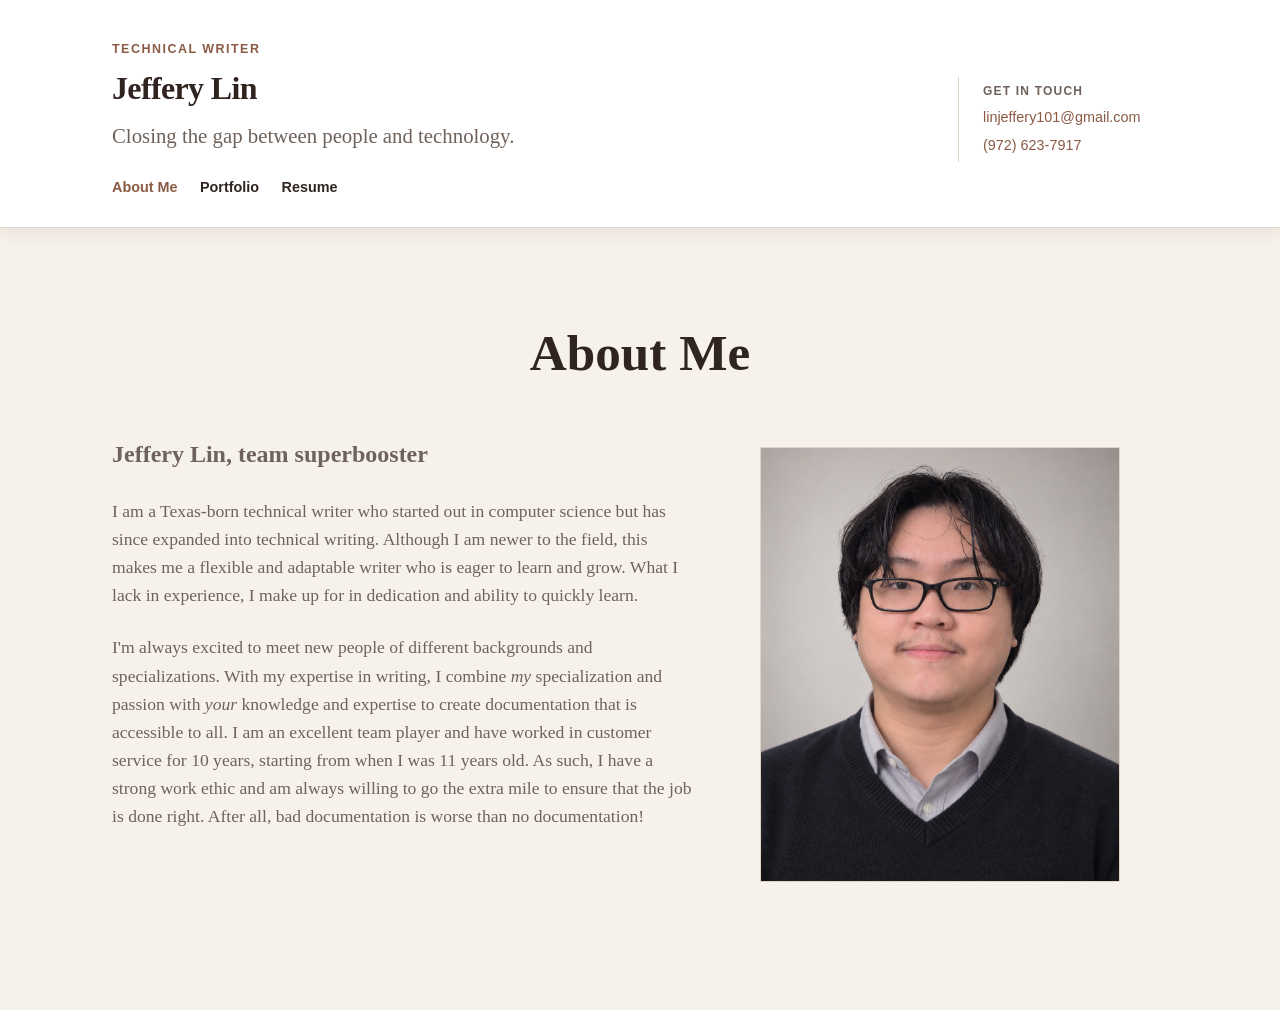
<file: index.html>
<!DOCTYPE html>
<!-- Tells the browser this document uses modern HTML5. -->
<html lang="en">
<!-- The opening html tag starts the entire webpage. The lang attribute gives extra information about the tag, and "en" means English. This comment explains the line above, so it has no NEXT LINE marker. -->
<head>
	<!-- The head contains setup information for the browser.
		 Most of what is inside head does not appear as page content.
	-->
	<meta charset="UTF-8">
	<!-- Allows the page to display letters and symbols correctly. -->
	<!-- charset is the attribute name; "UTF-8" is its text value. -->
	<meta name="viewport" content="width=device-width, initial-scale=1.0">
	<!-- Makes the layout fit properly on phones and other screen sizes. -->
	<!-- name and content are attributes; the content value tells phones how to size the page. -->
	<meta name="description" content="Jeffery Lin - Portfolio">
	<!-- Gives search engines and browser previews a short description. -->
	<!-- The words inside content="..." are information for browsers, not visible page text. -->
	<title>Jeffery Lin | Portfolio</title>
	<!-- This text appears in the browser tab. -->
	<link rel="stylesheet" href="styles.css">
	<!-- Loads all of the page's visual styling from the separate CSS file. -->
	<!-- rel says what the linked file is; href says where the file is located. -->
</head>
<body>
<!-- Everything inside body can appear visibly in the browser window. -->
	<header class="site-header">
	<!-- The header is the banner at the top of every section. -->
		<!-- class="site-header" gives this header a reusable CSS name. -->
		<!-- Why this class exists: the header tag gives meaning, while this class gives the banner its unique sticky design. -->
		<!-- site-header is not something that's predefined in HTML.  It's a custom class name we created and defined in styles.css ourselves. -->
		<div class="header-inner">
		<!-- This wrapper keeps the banner content centered and organized. -->
			<!-- Why this class exists: this div needs a two-column layout, but other divs should not automatically get one. -->
			<!-- This class creates the banner's two columns: text on the left and contact details on the right. -->
			<div>
			<!-- This div groups the title, description, and navigation on the left. -->
				<p class="eyebrow">Technical writer</p>
				<!-- p means paragraph; class="eyebrow" gives this paragraph its small label appearance. -->
				<!-- Similar to header classes, 'eyebrow' is a custom class name we created and defined in styles.css for this specific purpose. -->
				<h1>Jeffery Lin</h1>
				<p class="tagline">Closing the gap between people and technology.</p>
				<nav class="site-nav" aria-label="Primary navigation">
					<!-- 'nav' identifies a group of navigation links; aria-label gives screen readers a helpful name. -->
					<!-- 'aria-' is an attribute defined by WAI-ARIA, which is an accessiblity standard.-->
					<!-- It allows accessibility tools such as screen readers to better understand the page's structure. -->
					<!-- While we technically do not need to use aria attributes, they improve accessibility. -->
					<!-- aria-label is a predefined attribute that allows you to directly provide a label for an element in the quotes. -->
					<a href="index.html" aria-current="page">About Me</a>
					<!-- This link opens the separate About Me page. -->
					<!-- 'a' defines a hyperlink; href is its destination; index.html tells the browser which file to open. -->
					<a href="portfolio.html">Portfolio</a>
					<a href="resume.html">Resume</a>
				</nav>
			</div>

			<aside class="contact" aria-label="Contact information">
			<!-- The aside holds contact information separate from the main content. -->
				<!-- 'aside' functions similarly to div; it's just named differently to indicate that it contains supporting content. -->
				<!-- This is useful for accessibility and semantic structure, so that not everything is marked up as div.-->
				<!-- aside does not automatically create a new line, unlike div. -->
				<!-- aside also doesn't automatically format itself 'aside'; its formatting depends on the CSS class applied to it. -->
				<!-- "contact" creates the right-side column, its divider, its spacing, and its font style. -->
				<p class="contact-label">Get in touch</p>
				<p><a href="mailto:linjeffery101@gmail.com">linjeffery101@gmail.com</a></p>
				<!-- 'mailto:' tells the browser to open an email program; the visible text is the link label. -->
				<!-- The characters after the 'mailto:' define the email address to be used.-->
				<!-- The text after the parenthesis is what will be displayed to the user. -->
				<p><a href="tel:+19726237917">(972) 623-7917</a></p>
				<!-- 'tel:' tells a phone to open the dialer with this number. -->
				<!-- The characters after the 'tel:' define the phone number to be used.-->
				<!-- The text after the parenthesis is what will be displayed to the user. -->
			</aside>
		</div>
	</header>

	<main>
		<!-- main tells browsers and screen readers this is the page's primary content. -->
		<section class="about" id="about" aria-labelledby="about-heading">
			<!-- 'section' marks a distinct content area; class="about" connects it to .about in CSS. -->
			<!-- 'section' is similar to 'aside' in that it functions like 'div' but is used for semantics and accessibility. -->
			<!-- id is a unique identifier that no other element has. It helps with linking css and javascript to specific elements -->
			<h2 id="about-heading">About Me</h2>
			<!-- The id lets the section's accessibility label point to this heading. -->
			<div class="about-layout">
				<div class="about-content">
					<p class="about-subtitle">Jeffery Lin, team superbooster</p>
					<p class="about-copy">
				I am a Texas-born technical writer who started out in computer science but has since expanded into technical writing.
				Although I am newer to the field, this makes me a flexible and adaptable writer who is eager to learn and grow.
				What I lack in experience, I make up for in dedication and ability to quickly learn.
					</p>
					<p class="about-copy">
				I'm always excited to meet new people of different backgrounds and specializations.
				With my expertise in writing, I combine <em>my</em> specialization and passion with <em>your</em> knowledge and expertise to create documentation that is accessible to all.
				I am an excellent team player and have worked in customer service for 10 years, starting from when I was 11 years old.
				As such, I have a strong work ethic and am always willing to go the extra mile to ensure that the job is done right.
				After all, bad documentation is worse than no documentation!
					</p>
				</div>
				<img class="about-image" src="images/Professional%20Headshot.png" alt="Professional headshot of Jeffery Lin">
			</div>
		</section>
	</main>
</body>
</html>
</file>
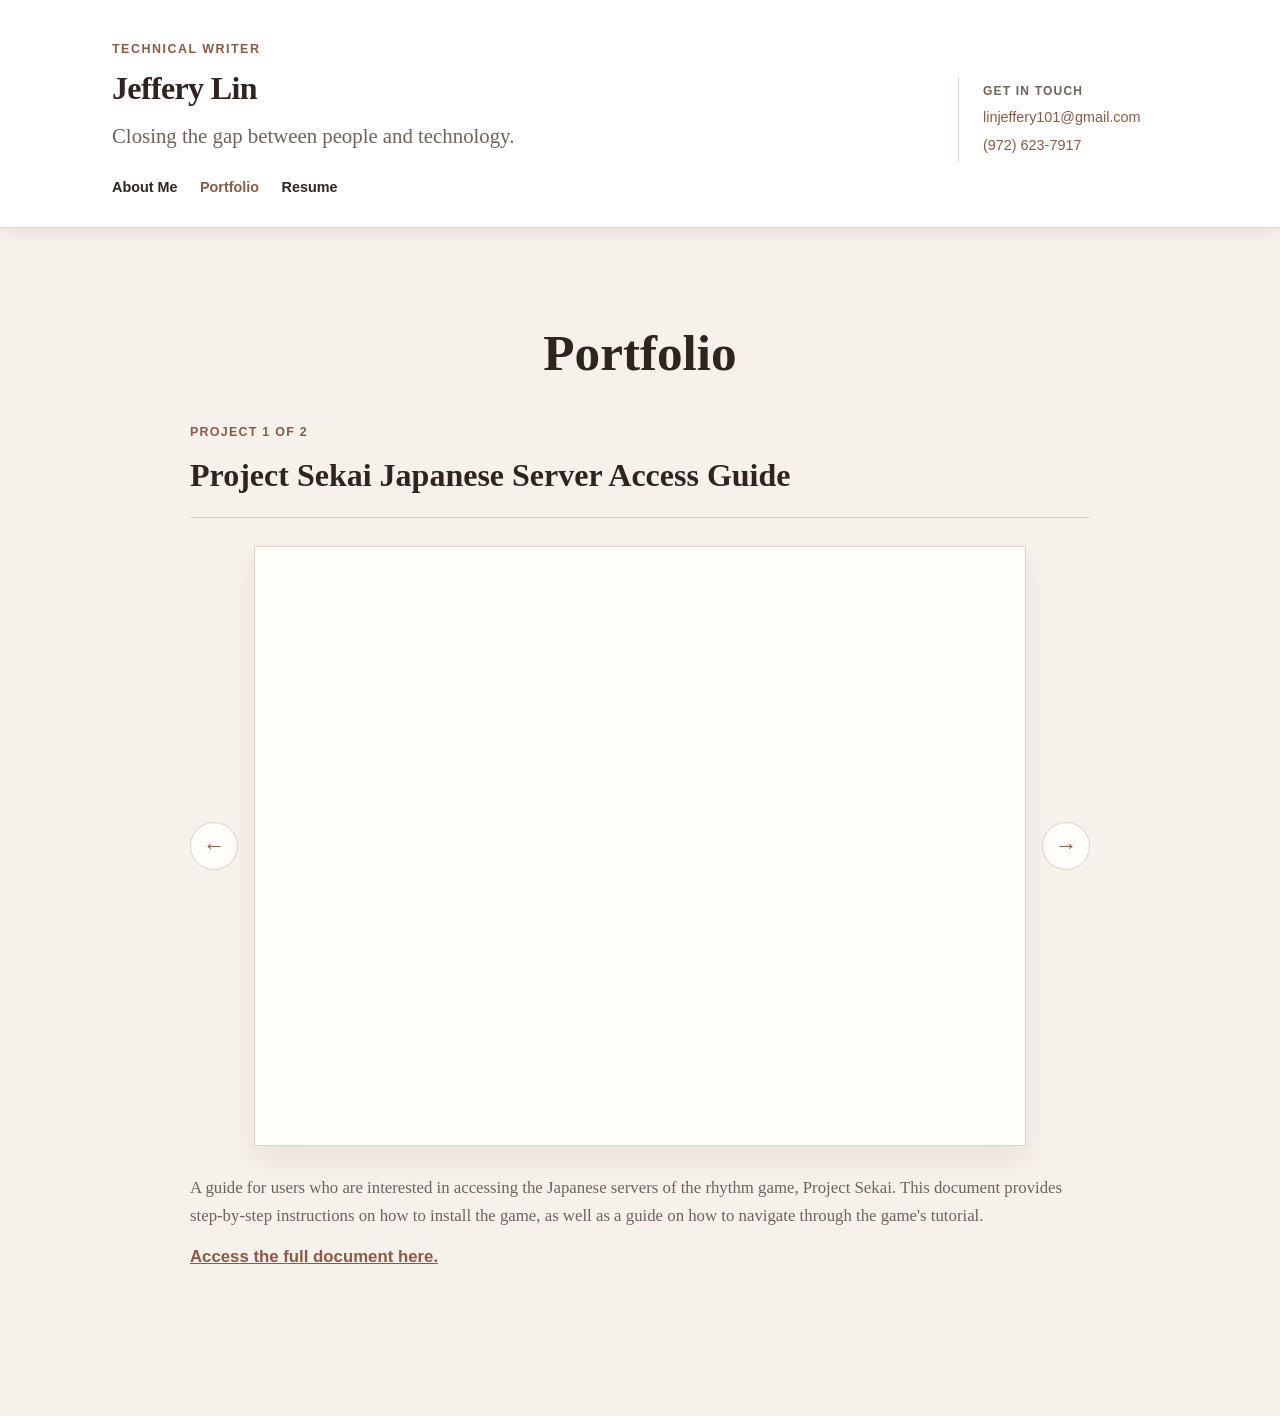
<file: portfolio.html>
<!DOCTYPE html> <!-- Declares that this document uses modern HTML5. -->
<html lang="en"> <!-- Starts the webpage; lang="en" identifies English as its language. -->
<head> <!-- Contains browser setup information that is mostly invisible. -->
	<meta charset="UTF-8"> <!-- Allows the page to display letters and symbols correctly. -->
	<meta name="viewport" content="width=device-width, initial-scale=1.0"> <!-- Makes the layout fit phones and other screen sizes. -->
	<meta name="description" content="Jeffery Lin - Portfolio"> <!-- Describes this page in search previews. -->
	<title>Jeffery Lin | Portfolio</title> <!-- Sets the text shown in the browser tab. -->
	<link rel="stylesheet" href="styles.css"> <!-- Loads the shared visual styling from styles.css. -->
</head> <!-- Ends the browser-setup area. -->
<body> <!-- Starts the visible page content. -->
	<header class="site-header"> <!-- Creates the shared banner; this class gives it its sticky design. -->
		<div class="header-inner"> <!-- Creates the banner layout with a text column and contact column. -->
			<div> <!-- Groups the title, tagline, and navigation on the left. -->
				<p class="eyebrow">Technical writer</p> <!-- Identifies the site category; this class gives it label styling. -->
				<h1>Jeffery Lin</h1> <!-- The main heading shared across the website. -->
				<p class="tagline">Closing the gap between people and technology.</p> <!-- Supporting description; this class keeps it quieter than h1. -->
				<nav class="site-nav" aria-label="Primary navigation"> <!-- Groups the main page links and names them for screen readers. -->
					<a href="index.html">About Me</a> <!-- Opens the separate About Me page. -->
					<a href="portfolio.html" aria-current="page">Portfolio</a> <!-- The current page; aria-current tells assistive technology. -->
					<a href="resume.html">Resume</a> <!-- Opens the separate Resume page. -->
				</nav> <!-- Ends the navigation group. -->
			</div> <!-- Ends the left banner column. -->
			<aside class="contact" aria-label="Contact information"> <!-- Holds contact details in the banner's right column. -->
				<p class="contact-label">Get in touch</p> <!-- Labels the contact group; this class gives it small-label styling. -->
				<p><a href="mailto:linjeffery101@gmail.com">linjeffery101@gmail.com</a></p> <!-- mailto opens an email program. -->
				<p><a href="tel:+19726237917">(972) 623-7917</a></p> <!-- tel lets a phone offer to call this number. -->
			</aside> <!-- Ends the contact area. -->
		</div> <!-- Ends the banner layout wrapper. -->
	</header> <!-- Ends the shared banner. -->
	<main> <!-- Holds the content for this page only. -->
		<section class="page-section portfolio" aria-labelledby="portfolio-heading"> <!-- This is the only content section on the Portfolio page. -->
			<h2 id="portfolio-heading">Portfolio</h2> <!-- Names this page's section and labels it for assistive technology. -->
			<div class="portfolio-carousel" data-portfolio-carousel> <!-- Groups the project title, preview, description, and controls. -->
				<div class="portfolio-heading-row"> <!-- Keeps the current project title at the top-left of the carousel. -->
					<p class="portfolio-count" data-portfolio-count>Project 1 of 2</p> <!-- Shows the current project number. -->
					<h3 class="portfolio-title" data-portfolio-title>Technical Writing Sample</h3> <!-- Displays the current project title. -->
				</div>
				<div class="portfolio-stage"> <!-- Holds the preview and the side arrows. -->
					<button class="portfolio-control portfolio-control-prev" type="button" data-portfolio-prev aria-label="Show previous project">&#8592;</button> <!-- Moves to the previous project. -->
					<div class="portfolio-preview" data-portfolio-preview role="img" aria-label="Placeholder for a Google Docs project preview"> <!-- Image slot for an uploaded document preview. -->
						<span>Google Docs preview goes here</span> <!-- Temporary visual marker until a document image is uploaded. -->
					</div>
					<button class="portfolio-control portfolio-control-next" type="button" data-portfolio-next aria-label="Show next project">&#8594;</button> <!-- Moves to the next project. -->
				</div>
				<div class="portfolio-description" data-portfolio-description> <!-- Displays the current project's description. -->
					<p>Upload an image of your Google Docs project into the images folder, then replace this preview slot with that image.</p>
				</div>
			</div>
		</section> <!-- Ends the Portfolio section. -->
	</main> <!-- Ends this page's primary content. -->
	<script src="portfolio.js" defer></script> <!-- Loads the carousel behavior after the page has been parsed. -->
</body> <!-- Ends the visible page. -->
</html> <!-- Ends the webpage. -->
</file>
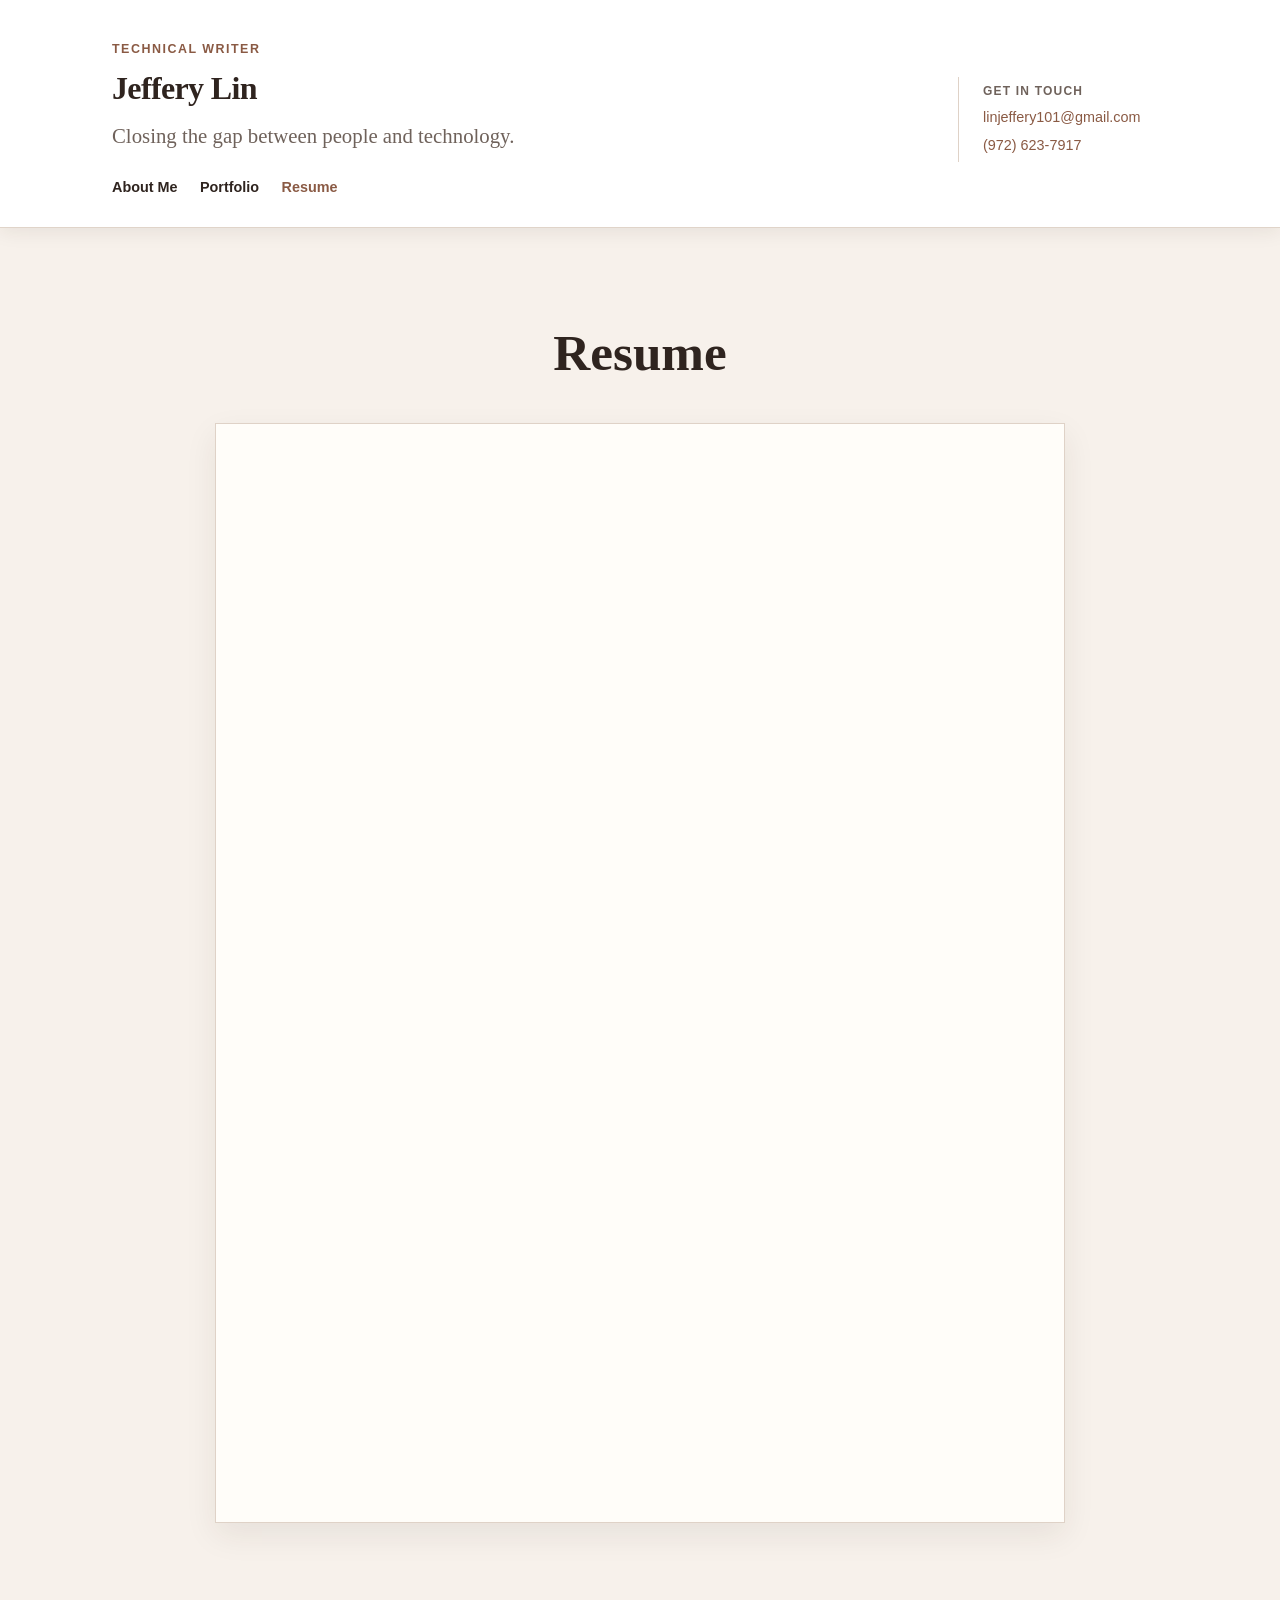
<file: resume.html>
<!DOCTYPE html> <!-- Declares that this document uses modern HTML5. -->
<html lang="en"> <!-- Starts the webpage; lang="en" identifies English as its language. -->
<head> <!-- Contains browser setup information that is mostly invisible. -->
	<meta charset="UTF-8"> <!-- Allows the page to display letters and symbols correctly. -->
	<meta name="viewport" content="width=device-width, initial-scale=1.0"> <!-- Makes the layout fit phones and other screen sizes. -->
	<meta name="description" content="Jeffery Lin - Resume"> <!-- Describes this page in search previews. -->
	<title>Jeffery Lin | Resume</title> <!-- Sets the text shown in the browser tab. -->
	<link rel="stylesheet" href="styles.css"> <!-- Loads the shared visual styling from styles.css. -->
</head> <!-- Ends the browser-setup area. -->
<body> <!-- Starts the visible page content. -->
	<header class="site-header"> <!-- Creates the shared banner; this class gives it its sticky design. -->
		<div class="header-inner"> <!-- Creates the banner layout with a text column and contact column. -->
			<div> <!-- Groups the title, tagline, and navigation on the left. -->
				<p class="eyebrow">Technical writer</p> <!-- Identifies the site category; this class gives it label styling. -->
				<h1>Jeffery Lin</h1> <!-- The main heading shared across the website. -->
				<p class="tagline">Closing the gap between people and technology.</p> <!-- Supporting description; this class keeps it quieter than h1. -->
				<nav class="site-nav" aria-label="Primary navigation"> <!-- Groups the main page links and names them for screen readers. -->
					<a href="index.html">About Me</a> <!-- Opens the separate About Me page. -->
					<a href="portfolio.html">Portfolio</a> <!-- Opens the separate Portfolio page. -->
					<a href="resume.html" aria-current="page">Resume</a> <!-- The current page; aria-current tells assistive technology. -->
				</nav> <!-- Ends the navigation group. -->
			</div> <!-- Ends the left banner column. -->
			<aside class="contact" aria-label="Contact information"> <!-- Holds contact details in the banner's right column. -->
				<p class="contact-label">Get in touch</p> <!-- Labels the contact group; this class gives it small-label styling. -->
				<p><a href="mailto:linjeffery101@gmail.com">linjeffery101@gmail.com</a></p> <!-- mailto opens an email program. -->
				<p><a href="tel:+19726237917">(972) 623-7917</a></p> <!-- tel lets a phone offer to call this number. -->
			</aside> <!-- Ends the contact area. -->
		</div> <!-- Ends the banner layout wrapper. -->
	</header> <!-- Ends the shared banner. -->
	<main> <!-- Holds the content for this page only. -->
		<section class="page-section resume" aria-labelledby="resume-heading"> <!-- This is the only content section on the Resume page. -->
			<h2 id="resume-heading">Resume</h2> <!-- Names this page's section and labels it for assistive technology. -->
			<div class="resume-document" role="document" aria-label="Jeffery Lin resume document preview"> <!-- Holds the single-page resume preview. -->
				<iframe src="https://docs.google.com/document/d/1fUj8Modd5dfdX1QyDp9XlYtxUUq3eeDauPhG96mJv3k/preview" title="Jeffery Lin resume document preview" loading="lazy"></iframe> <!-- Displays the resume inside this page. -->
			</div>
		</section> <!-- Ends the Resume section. -->
	</main> <!-- Ends this page's primary content. -->
</body> <!-- Ends the visible page. -->
</html> <!-- Ends the webpage. -->
</file>
<file: styles.css>
/*
	CSS means Cascading Style Sheets: it controls how HTML looks.
	A selector chooses HTML elements. Curly braces { } hold the rules for that selector.
	Each rule has a property, a colon :, a value, and a semicolon ; at the end.
	For example: color: red; means "set the color property to the value red."
	Text between the opening and closing comment markers is ignored by the browser.
*/

/*
	CLASS GUIDE:
	A class is a reusable name placed in HTML, such as class="site-header".
	In CSS, a period before the name selects that class, such as .site-header.
	A class can be used on one element or many elements.
	The class name is chosen by the developer; it is not a built-in HTML command.

	The classes in this project have these jobs:
	- site-header: separates the unique sticky banner from other headers we may add later.
	- header-inner: gives the banner one layout container without styling every div.
	- eyebrow: identifies a category label, so it can differ from normal paragraphs.
	- tagline: identifies supporting text, so it can be quieter than the main h1.
	- site-nav: identifies the site's primary navigation, separate from a future footer nav.
	- contact: groups the contact area, so its layout can differ from the title area.
	- contact-label: identifies the contact area's small label separately from its links.
	- about: identifies the About section, so its centered layout stays local to it.
	- about-copy: identifies the About paragraph, so its line length can be limited.
	- page-section: gives each standalone page its centered section layout.
	- page-placeholder: styles temporary text until Portfolio and Resume receive real content.

	Why use classes instead of styling every tag directly?
	A tag describes meaning, such as header, nav, or p. A class describes a design role.
	Two paragraphs can need different designs, so classes let us style those roles separately.
	This keeps the HTML meaningful and lets the design change without changing the content.
	Annotations placed below a line explain that line.
*/

:root {
	/* :root means the highest-level element; values here can be reused everywhere. */
	--ink: #2f241f;
	/* The main dark text color. */
	/* --ink is a custom variable name; #2f241f is a hexadecimal color value. */
	--muted: #6f625b;
	/* The softer color used for supporting text. */
	--paper: #f7f1eb;
	/* The light background color behind the page. */
	--surface: #fffdf9;
	/* A white surface color for panels and backgrounds. */
	--line: #dfd2c7;
	/* The light color used for borders and dividing lines. */
	--accent: #8a5a44;
	/* The warm coffee-brown accent color used for links and labels. */
	--accent-soft: #f1e4d8;
	/* A softer version of the accent color for future use. */
	--max-width: 1120px;
	/* The widest the page's content is allowed to become. */
	/* px means pixels, a common unit for exact sizes. */
}

* {
	/* * is the universal selector, meaning every HTML element. */
	/* Includes padding and borders inside an element's width calculation. */
	box-sizing: border-box;
}

html {
	/* The element selector html chooses the <html> element. */
	/* Moves smoothly when a navigation link jumps to a section. */
	scroll-behavior: smooth;
}

body {
	/* The element selector body chooses everything visible in the page. */
	/* Removes the browser's default outside space. */
	margin: 0;
	/* Uses the reusable dark text color. */
	color: var(--ink);
	/* Uses the reusable light page background. */
	background: var(--paper);
	/* Uses a serif font for the main reading text. */
	font-family: Georgia, "Times New Roman", serif;
	/* Adds comfortable space between lines of text. */
	line-height: 1.6;
}

/* site-header is on the <header> element and represents the page's top banner. */
/* We use a class because this banner's sticky design should not affect every header. */
/* It controls the banner's position, background, bottom border, and shadow. */
.site-header {
	/* A period starts a class selector: .site-header means class="site-header". */
	position: sticky;
	/* Keeps the banner visible while the visitor scrolls. */
	top: 0;
	/* Sticks the banner to the top edge of the screen. */
	z-index: 10;
	/* Places the banner above the content layers. */
	border-bottom: 1px solid rgba(223, 210, 199, 0.95);
	/* Adds a thin line below the banner. */
	background: rgba(255, 255, 255, 0.96);
	/* Gives the banner a mostly opaque white background. */
	box-shadow: 0 4px 18px rgba(47, 36, 31, 0.08);
	/* Adds a subtle shadow below the banner. */
}

/* header-inner is a layout wrapper: it holds the left text/navigation column and right contact column. */
/* We use a separate class so this two-column layout belongs only to this wrapper. */
/* Its grid rules create the two columns and keep the whole banner centered. */
.header-inner {
	/* This class selector matches the <div class="header-inner"> inside the banner. */
	display: grid;
	/* Uses CSS Grid for the two-column layout. */
	grid-template-columns: minmax(0, 1fr) auto;
	/* Makes the left column flexible and the right column fit its content. */
	gap: 2.5rem;
	/* Adds space between the title area and contact area. */
	align-items: center;
	/* Vertically centers both columns. */
	max-width: var(--max-width);
	/* Prevents the content from becoming too wide on large screens. */
	min-height: 224px;
	/* Gives the banner a comfortable minimum height. */
	margin: 0 auto;
	/* Centers the wrapper horizontally. */
	padding: 2.5rem 2rem 1.75rem;
	/* Adds space inside the wrapper: top, sides, and bottom. */
}

/* eyebrow is a visual label, so it is intentionally smaller, uppercase, and widely spaced. */
/* The class turns this paragraph into a category label; the p tag alone only means paragraph. */
/* It helps visitors understand the kind of work represented by this website. */
.eyebrow {
	margin: 0 0 0.6rem;
	/* Removes default paragraph space and adds a little below it. */
	color: var(--accent);
	/* Uses the accent color. */
	font-family: Arial, Helvetica, sans-serif;
	/* Uses a clean sans-serif font for interface-like text. */
	font-size: 0.78rem;
	/* Makes the label small. */
	font-weight: 700;
	/* Makes the label bold. */
	letter-spacing: 0.12em;
	/* Spreads the letters apart slightly. */
	text-transform: uppercase;
	/* Converts the label to uppercase. */
}

/* Removes default heading margins and tightens heading line spacing. */
h1,
h2 {
	/* A comma means apply the same rules to both selectors: h1 and h2. */
	margin: 0;
	/* Removes the browser's default heading margin. */
	line-height: 1.15;
	/* Tightens the spacing between heading lines. */
}

h1 {
	/* Styles the largest heading on the page. */
	/* Stops very long title lines from becoming too wide. */
	/* Removes the browser's default heading margin. */
	/* Changes size smoothly for different screen widths. */
	/* Tightens the spacing between heading lines. */
	font-weight: 700;
	/* Makes the title bold. */
	letter-spacing: -0.02em;
	/* Pulls the letters slightly closer together. */
}

/* tagline is supporting text: it explains the writer's purpose without competing with the title. */
/* A separate class lets this sentence stay quieter than other paragraphs. */
.tagline {
	margin: 0.8rem 0 1.45rem;
	/* Adds space above and below the sentence. */
	color: var(--muted);
	/* Uses the softer supporting-text color. */
	font-size: clamp(1.05rem, 2vw, 1.3rem);
	/* Scales the text between a minimum and maximum size. */
}

/* site-nav controls the navigation group's layout, font, spacing, and weight. */
/* The class distinguishes primary site navigation from a future footer or sidebar nav. */
/* The links themselves are styled separately by the .site-nav a selector below. */
.site-nav {
	display: flex;
	/* Turns the navigation into a flexible row. */
	flex-wrap: wrap;
	/* Allows links to move to another line on small screens. */
	gap: 0.5rem 1.4rem;
	/* Adds vertical and horizontal space between links. */
	font-family: Arial, Helvetica, sans-serif;
	/* Uses a sans-serif font for navigation. */
	font-size: 0.9rem;
	/* Sets the navigation text size. */
	font-weight: 700;
	/* Makes the links easier to notice. */
}

/* Styles links inside the navigation. */
.site-nav a {
	color: var(--ink);
	/* Gives links the normal dark text color. */
	text-decoration: none;
	/* Removes the browser's default underline. */
}

/* Styles navigation links when the mouse or keyboard focuses them. */
.site-nav a:hover,
.site-nav a:focus-visible,
.site-nav a[aria-current="page"] {
	/* :hover and :focus-visible are pseudo-classes for temporary user states. */
	color: var(--accent);
	/* Changes the link to the accent color. */
}

/* contact separates personal contact details from the title and navigation. */
/* The class is useful because contact information has a different visual job from the title area. */
/* Its border and padding make that separation visible on wide screens. */
.contact {
	min-width: 210px;
	/* Keeps this column wide enough for contact details. */
	padding-left: 1.5rem;
	/* Adds space between the border and contact text. */
	border-left: 1px solid var(--line);
	/* Creates the divider between the two banner columns. */
	font-family: Arial, Helvetica, sans-serif;
	/* Uses a sans-serif font for contact details. */
	font-size: 0.9rem;
	/* Sets the contact text size. */
}

/* contact-label identifies the purpose of the email and phone links. */
/* Without this class, every paragraph inside contact could receive the same treatment. */
.contact-label {
	margin: 0 0 0.6rem;
	/* Adds a little space below the label. */
	color: var(--muted);
	/* Uses the softer supporting-text color. */
	font-size: 0.75rem;
	/* Makes the label small. */
	font-weight: 700;
	/* Makes the label bold. */
	letter-spacing: 0.1em;
	/* Spreads the label's letters apart. */
	text-transform: uppercase;
	/* Converts the label to uppercase. */
}

/* Controls the spacing of paragraphs inside the contact column. */
.contact p {
	margin: 0.3rem 0;
	/* Adds a small vertical gap around each contact paragraph. */
}

/* Styles email and phone links. */
.contact a {
	color: var(--accent);
	/* Gives email and phone links the accent color. */
	text-decoration: none;
	/* Removes the default link underline. */
}

/* Underlines contact links when they are being used or selected. */
.contact a:hover,
.contact a:focus-visible {
	text-decoration: underline;
	/* Restores an underline when a contact link is being used. */
}

/* Styles the main content area below the banner. */
main {
	max-width: var(--max-width);
	/* Prevents the main content from becoming too wide. */
	margin: 0 auto;
	/* Centers the main content horizontally. */
	padding: 6rem 2rem 8rem;
	/* Adds space inside the main content area. */
}

/* about identifies the About Me section and gives it a centered presentation. */
/* We keep it separate because About may have different presentation rules from future sections. */
/* It also reserves vertical space so the page does not feel crowded below the banner. */
.about {
	min-height: 48vh;
	/* Makes the About section at least 48% of the viewport height. */
	text-align: left;
	/* Aligns the About section's content to the left. */
	scroll-margin-top: 250px;
	/* Leaves room for the sticky banner when jumping to this section. */
}

.about h2 {
	font-size: clamp(2rem, 4vw, 3.2rem);
	text-align: center;
}

.about-subtitle {
	margin: 0.75rem 0 0;
	color: var(--muted);
	font-size: 1.5rem;
	font-weight: 700;
	text-align: left;
}

.about-layout {
	display: grid;
	grid-template-columns: minmax(0, 1fr) minmax(240px, 0.7fr);
	gap: 4rem;
	margin-top: 2.5rem;
	align-items: start;
}

.about-content {
	min-width: 0;
}

/* about-copy limits the line length and sets the paragraph's readable supporting-text style. */
/* The class gives this paragraph a reading width without restricting every paragraph site-wide. */
.about-copy {
	max-width: 680px;
	/* Limits the paragraph's readable line length. */
	margin: 1.5rem auto 0;
	/* Adds space above and centers the paragraph. */
	color: var(--muted);
	/* Uses the softer supporting-text color. */
	font-size: 1.1rem;
	/* Sets a comfortable reading size. */
	text-align: left;
	/* Aligns the About Me paragraph text to the left. */
}

.about-image {
	width: 100%;
	max-width: 360px;
	height: 435px;
	margin-top: 1.5rem;
	border: 1px solid var(--line);
	object-fit: cover;
}

.page-section {
	min-height: 48vh;
	/* Gives each page section a comfortable minimum height. */
	scroll-margin-top: 250px;
	/* Leaves room for the sticky banner at the top of the page. */
	text-align: center;
	/* Styles the one main section shown on each standalone page. */
	/* Centers each page section's heading and content. */
}

.page-section h2 {
	font-size: clamp(2rem, 4vw, 3.2rem);
	/* Makes the page heading large and responsive. */
	color: var(--ink);
	/* Styles the Portfolio and Resume page headings. */
	/* Uses the main dark text color. */
}

.page-placeholder {
	max-width: 680px;
	/* Keeps placeholder text readable without making it too wide. */
	margin: 1.5rem auto 0;
	/* Adds space above the placeholder and centers it horizontally. */
	color: var(--muted);
	/* Uses the softer supporting-text color. */
	font-size: 1.1rem;
	/* Styles temporary text until real Portfolio or Resume content is added. */
	/* Sets a comfortable reading size. */
}

.resume-document {
	width: min(100%, 850px);
	height: 1100px;
	margin: 2.5rem auto 0;
	overflow: hidden;
	border: 1px solid var(--line);
	background: var(--surface);
	box-shadow: 0 12px 30px rgba(47, 36, 31, 0.08);
}

.resume-document iframe {
	display: block;
	width: 100%;
	height: 100%;
	border: 0;
	background: var(--surface);
}

.portfolio-carousel {
	max-width: 900px;
	margin: 2.5rem auto 0;
	text-align: left;
}

.portfolio-heading-row {
	min-height: 5.25rem;
	padding-bottom: 1rem;
	border-bottom: 1px solid var(--line);
}

.portfolio-count {
	margin: 0 0 0.45rem;
	color: var(--accent);
	font-family: Arial, Helvetica, sans-serif;
	font-size: 0.78rem;
	font-weight: 700;
	letter-spacing: 0.1em;
	text-transform: uppercase;
}

.portfolio-title {
	margin: 0;
	color: var(--ink);
	font-size: clamp(1.4rem, 3vw, 2rem);
}

.portfolio-stage {
	display: grid;
	grid-template-columns: 3rem minmax(0, 1fr) 3rem;
	gap: 1rem;
	align-items: center;
	margin-top: 1.75rem;
}

.portfolio-preview {
	min-height: 480px;
	height: 600px;
	overflow: hidden;
	border: 1px solid var(--line);
	background: var(--surface);
	color: var(--muted);
	font-family: Arial, Helvetica, sans-serif;
	font-size: 0.95rem;
	text-align: center;
	box-shadow: 0 12px 30px rgba(47, 36, 31, 0.08);
}

.portfolio-preview iframe {
	display: block;
	width: 100%;
	height: 100%;
	border: 0;
	background: var(--surface);
}

.portfolio-preview-link {
	display: grid;
	place-items: center;
	gap: 0.75rem;
	width: 100%;
	height: 100%;
	color: var(--accent);
	font-family: Arial, Helvetica, sans-serif;
	text-align: center;
	text-decoration: none;
}

.portfolio-preview-link span {
	font-size: 0.9rem;
	font-weight: 700;
}

.portfolio-preview-link:hover span,
.portfolio-preview-link:focus-visible span,
.portfolio-description a:hover,
.portfolio-description a:focus-visible {
	text-decoration: underline;
}

.portfolio-control {
	display: grid;
	place-items: center;
	width: 3rem;
	height: 3rem;
	padding: 0;
	border: 1px solid var(--line);
	border-radius: 50%;
	background: var(--surface);
	color: var(--accent);
	font-size: 1.4rem;
	line-height: 1;
	cursor: pointer;
}

.portfolio-control:hover,
.portfolio-control:focus-visible {
	background: var(--accent-soft);
	outline: 2px solid var(--accent);
	outline-offset: 3px;
}

.portfolio-description {
	max-width: 900px;
	margin-top: 1.75rem;
	color: var(--muted);
	font-size: 1.05rem;
	line-height: 1.7;
}

.portfolio-description p {
	margin: 0;
}

.portfolio-description ul {
	margin: 1rem 0 0;
	padding-left: 1.25rem;
}

.portfolio-description li + li {
	margin-top: 0.4rem;
}

.portfolio-description a {
	display: inline-block;
	margin-top: 0.75rem;
	color: var(--accent);
	font-family: Arial, Helvetica, sans-serif;
	font-weight: 700;
}

.is-entering-right .portfolio-heading-row,
.is-entering-right .portfolio-preview,
.is-entering-right .portfolio-description {
	animation: portfolio-enter-right 360ms ease both;
}

.is-entering-left .portfolio-heading-row,
.is-entering-left .portfolio-preview,
.is-entering-left .portfolio-description {
	animation: portfolio-enter-left 360ms ease both;
}

@keyframes portfolio-enter-right {
	from {
		opacity: 0;
		transform: translateX(1.5rem);
	}
	to {
		opacity: 1;
		transform: translateX(0);
	}
}

@keyframes portfolio-enter-left {
	from {
		opacity: 0;
		transform: translateX(-1.5rem);
	}
	to {
		opacity: 1;
		transform: translateX(0);
	}
}

@media (prefers-reduced-motion: reduce) {
	.is-entering-right .portfolio-heading-row,
	.is-entering-right .portfolio-preview,
	.is-entering-right .portfolio-description,
	.is-entering-left .portfolio-heading-row,
	.is-entering-left .portfolio-preview,
	.is-entering-left .portfolio-description {
		animation: none;
	}
}

/* max-width: 700px means the condition is true on smaller screens. */
@media (max-width: 700px) {
	/* The opening { begins the conditional group; the final } closes it. */
	.header-inner {
		grid-template-columns: 1fr;
		/* Changes the banner to one column on small screens. */
		gap: 1.5rem;
		/* Reduces the gap between mobile banner areas. */
		min-height: 0;
		/* Removes the desktop minimum height on small screens. */
		padding: 1.75rem 1.25rem 1.5rem;
		/* Uses smaller mobile padding. */
	}

	.contact {
		min-width: 0;
		/* Allows the contact column to shrink on small screens. */
		padding: 1.25rem 0 0;
		/* Moves spacing above the contact details. */
		border-top: 1px solid var(--line);
		/* Creates a divider above the contact details. */
		border-left: 0;
		/* Removes the desktop left divider. */
	}

	main {
		padding: 4rem 1.25rem 6rem;
		/* Reduces main-content padding on small screens. */
	}

	.about,
	.page-section {
		scroll-margin-top: 355px;
		/* Adjusts jump-link spacing for the taller mobile banner. */
		/* Leaves room for the taller mobile banner during jumps. */
	}

	.about-layout {
		grid-template-columns: 1fr;
		gap: 2rem;
	}

	.about-image {
		min-height: 280px;
	}

	.portfolio-stage {
		grid-template-columns: 2.5rem minmax(0, 1fr) 2.5rem;
		gap: 0.5rem;
	}

	.portfolio-preview {
		min-height: 360px;
		height: 480px;
	}

	.resume-document {
		height: 900px;
	}

	.portfolio-control {
		width: 2.5rem;
		height: 2.5rem;
	}
}
</file>
